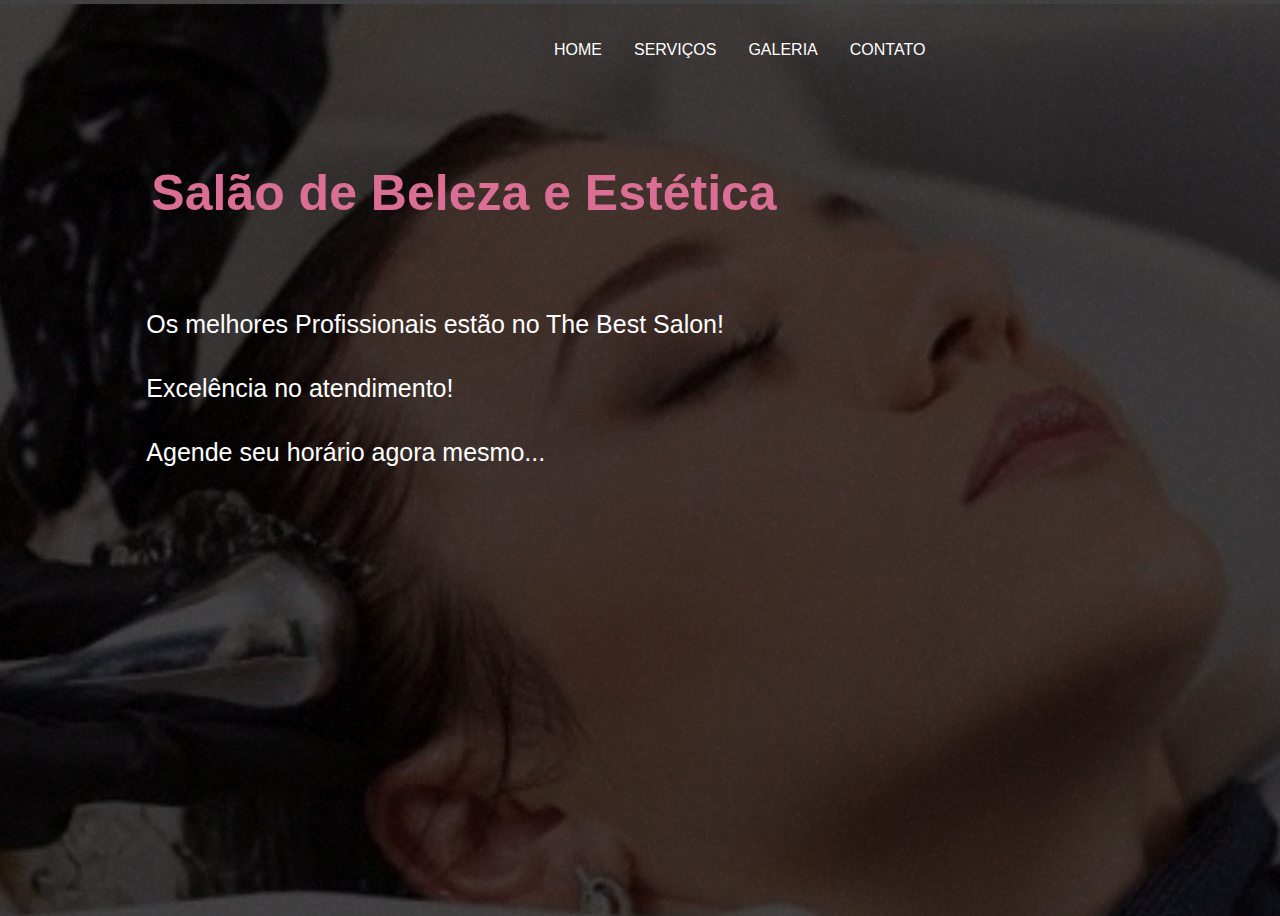
<file: Salão de Beleza/index.html>
<!DOCTYPE html>
<html lang="pt-br">
<head>
    <meta charset="UTF-8">
    <title>Salão de Beleza</title>
    <link rel="stylesheet" href="css/estilo.css">
</head>
<body>
        <nav id="menu">
            <ul>
              <li><a href="index.html">Home</a></li>
              <li><a href="servicos.html">Serviços</a></li>
              <li><a href="galeria.html">Galeria</a></li>
              <li><a href="contato.html">Contato</a></li>
            </ul>
          </nav>    
          <br><br><br><br>
          
          <h1>Salão de Beleza e Estética</h1>
          <p class="pri">Os melhores Profissionais estão no The Best Salon!</p>
          <p class="seg">Excelência no atendimento!</p>
          <p class="ter">Agende seu horário agora mesmo...</p>
          <br><br><br><br>
</body>
</html>
</file>
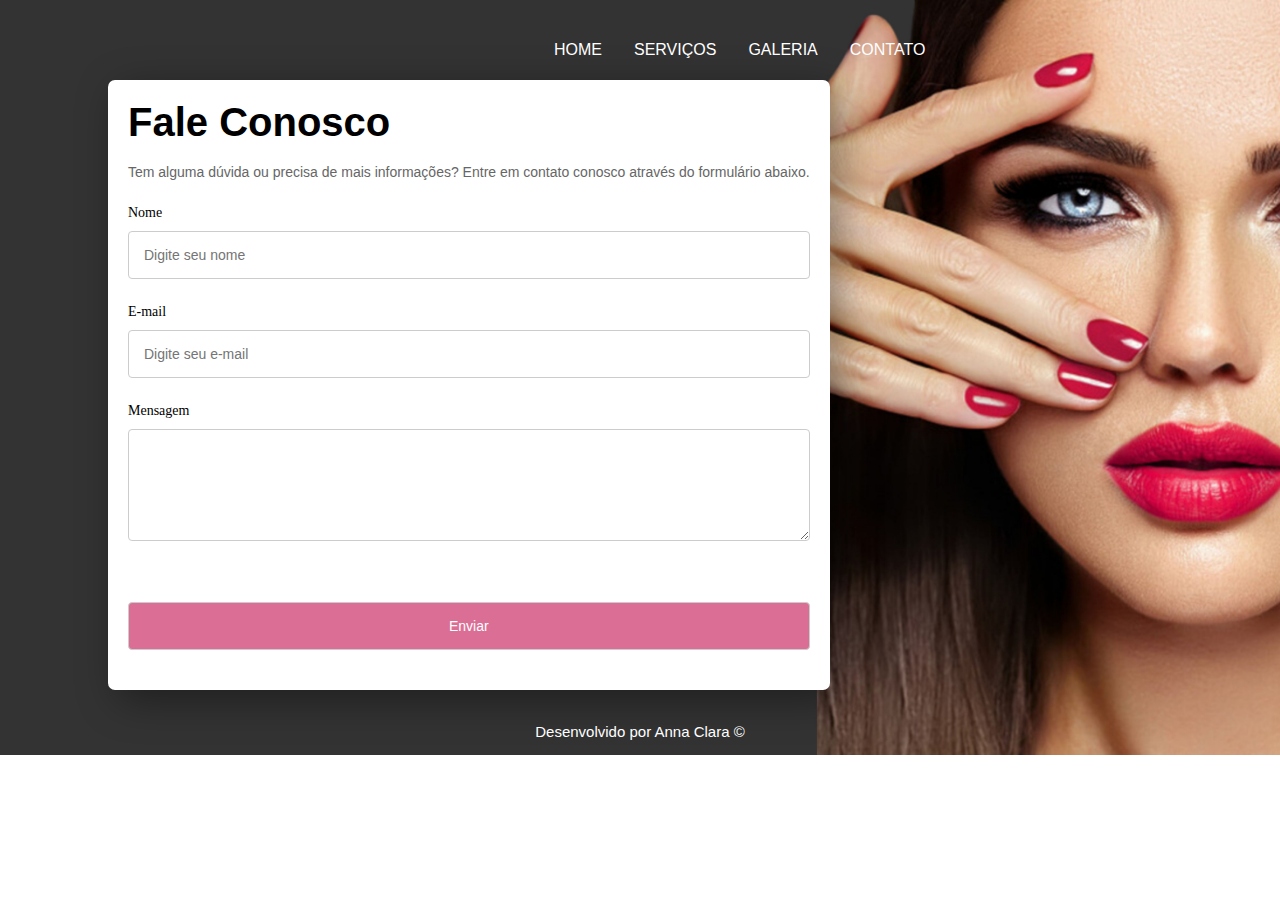
<file: Salão de Beleza/contato.html>
<!DOCTYPE html>
<html lang="en">
<head>
    <meta charset="UTF-8">
    <title>Contato</title>
    <link rel="stylesheet" href="css/contato.css">
</head>
<body>
    <nav id="menu">
        <ul>
          <li><a href="index.html">Home</a></li>
          <li><a href="servicos.html">Serviços</a></li>
          <li><a href="galeria.html">Galeria</a></li>
          <li><a href="contato.html">Contato</a></li>
        </ul>
      </nav>    
      <br><br><br><br>

          <div class="contato">
              <form method="POST" class="formLogin">
                  <h1>Fale Conosco</h1>
                  <p>Tem alguma dúvida ou precisa de mais informações? Entre em contato conosco através do formulário abaixo.</p>
                  <label for="nome">Nome</label><input type="text" id="nome" name="nnome" placeholder="Digite seu nome">
                  <label for="email">E-mail</label><input type="email" id="email" name="eemail" placeholder="Digite seu e-mail">
                  <label for="mensagem">Mensagem</label>
                  <textarea id="mensagem" name="mmensagem" rows="5"></textarea><br><br>
                  <input type="submit" value="Enviar" class="btn">
              </form>
          </div>
          <br>
          <p class="copy">Desenvolvido por Anna Clara &copy;</p>
</body>
</html>
</file>
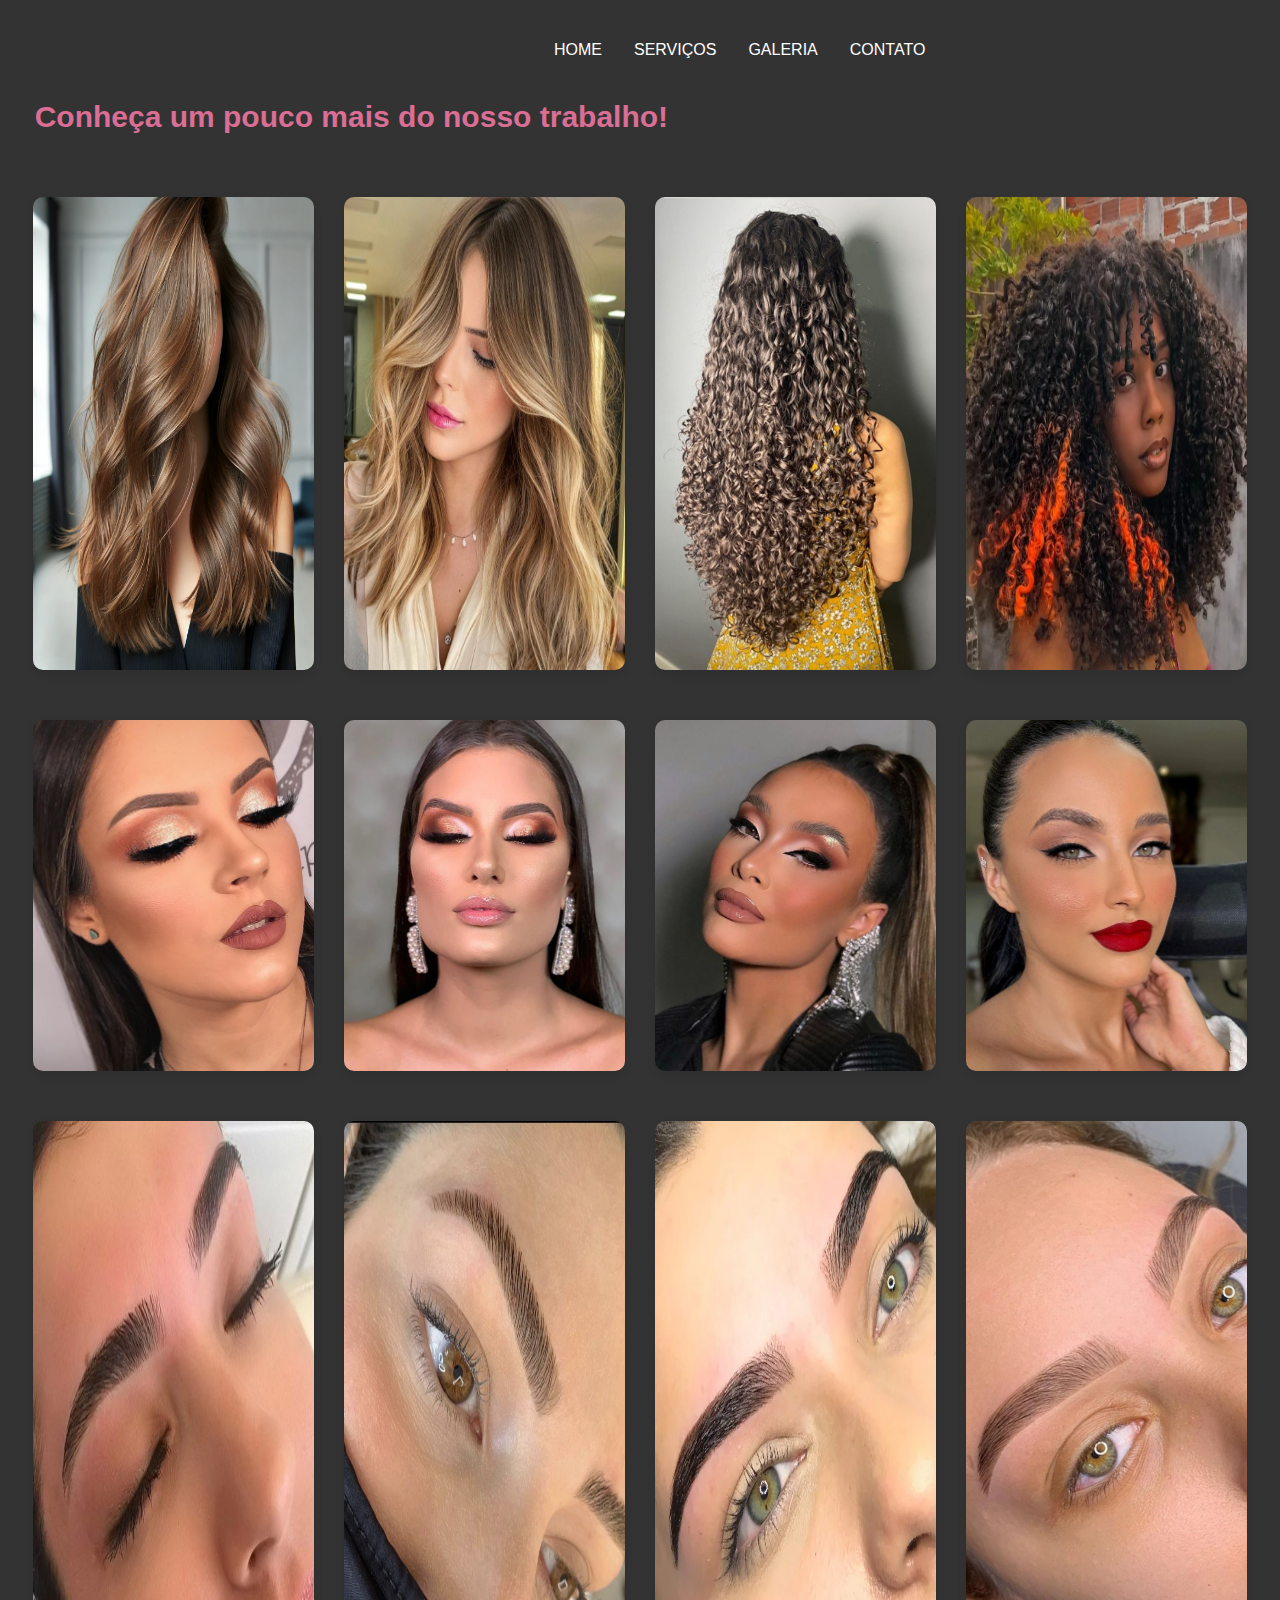
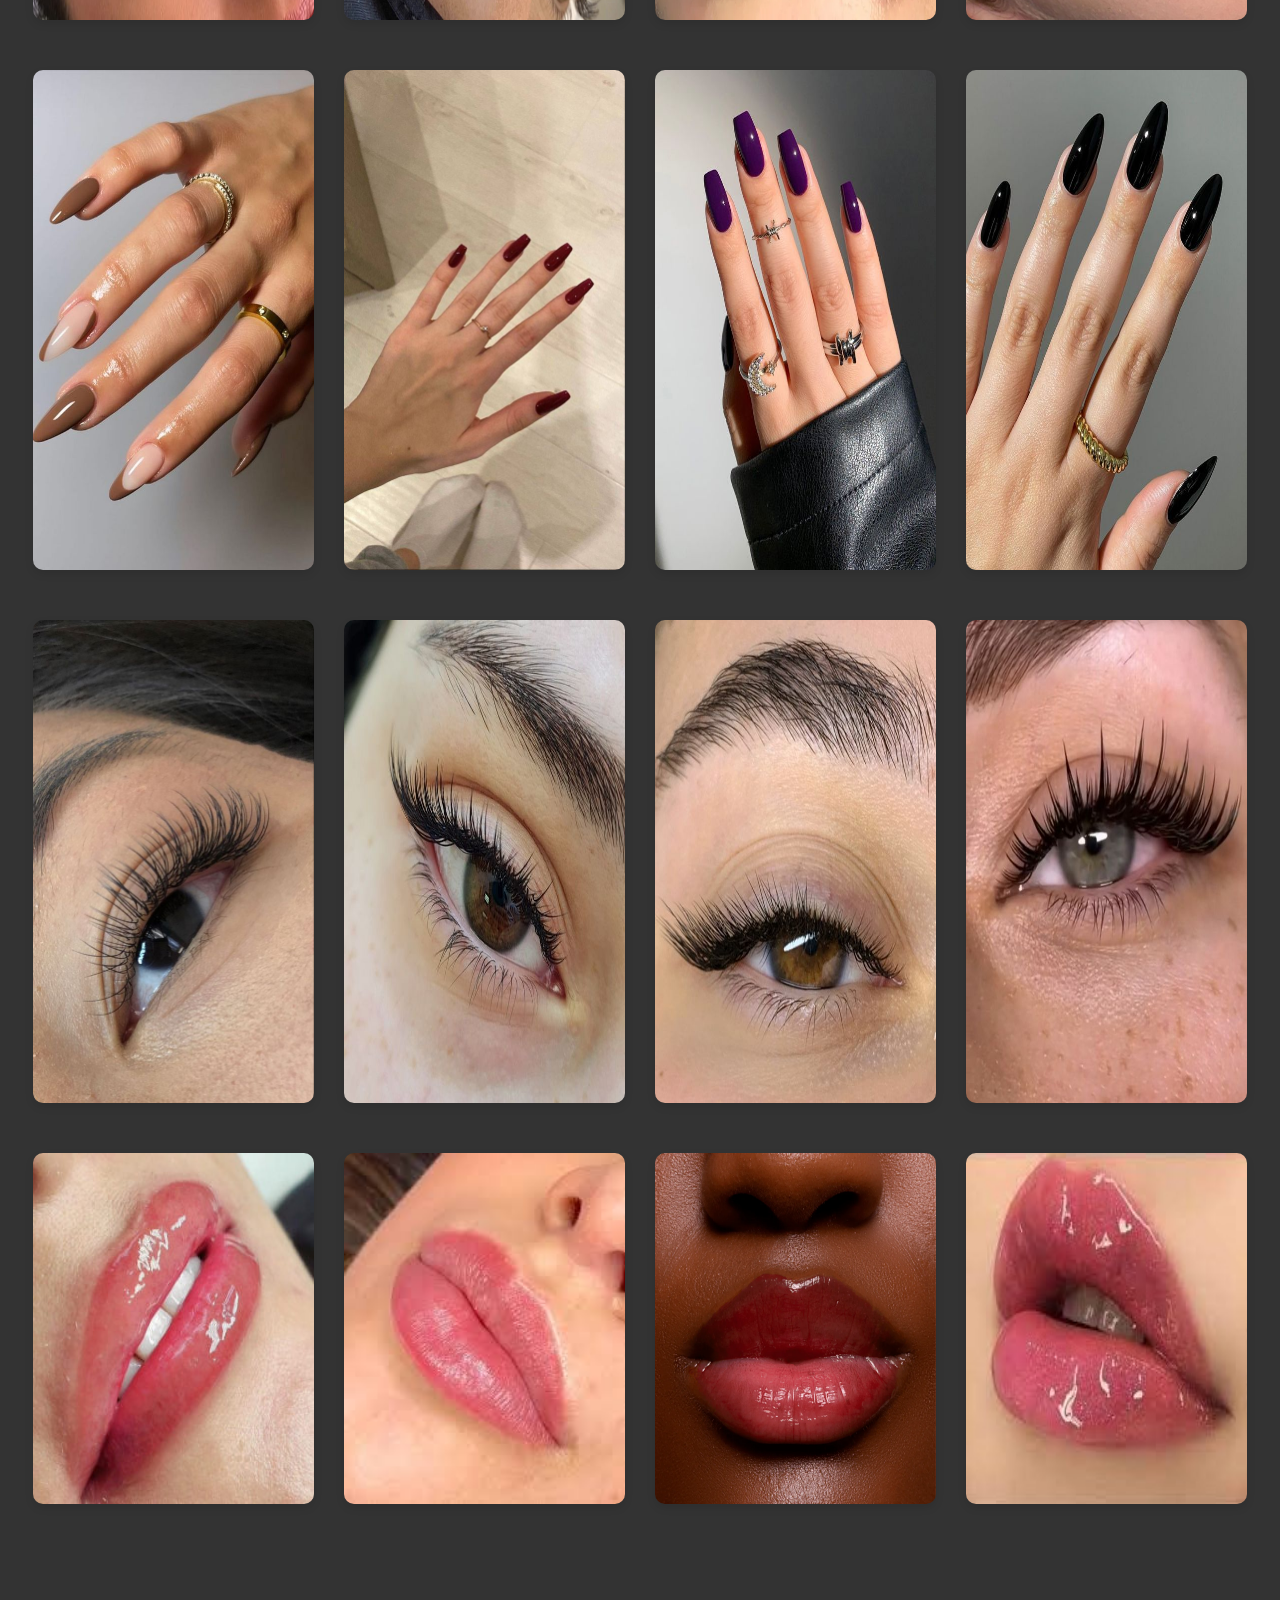
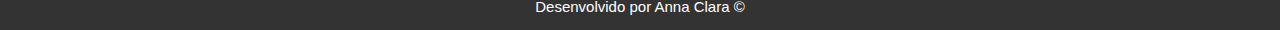
<file: Salão de Beleza/galeria.html>
<!DOCTYPE html>
<html lang="pt-br">
<head>
    <meta charset="UTF-8">
    <title>Salão de Beleza</title>
    <link rel="stylesheet" href="css/galeria.css">
</head>
<body>
        <nav id="menu">
            <ul>
              <li><a href="index.html">Home</a></li>
              <li><a href="servicos.html">Serviços</a></li>
              <li><a href="galeria.html">Galeria</a></li>
              <li><a href="contato.html">Contato</a></li>
            </ul>
          </nav>    
          <br><br><br><br>

    <h1>Conheça um pouco mais do nosso trabalho!</h1><br>
    
    <div class="gallery">
        <div class="gallery-item">
          <img src="imagens/cabelo-foto1.jpg">
        </div>
           <div class="gallery-item">
            <img src="imagens/cabelo-foto2.jpg">
          </div>
             <div class="gallery-item">
                <img src="imagens/cabelo-foto3.jpg">
              </div>
              <div class="gallery-item">
                  <img src="imagens/cabelo-foto4.jpg">
              </div>
          </div>

          <div class="gallery">
            <div class="gallery-item">
              <img src="imagens/maquiagem-foto1.jpg">
            </div>
               <div class="gallery-item">
                <img src="imagens/maquiagem-foto2.jpg">
              </div>
                 <div class="gallery-item">
                    <img src="imagens/maquiagem-foto3.jpg">
                  </div>
                  <div class="gallery-item">
                      <img src="imagens/maquiagem-foto4.jpg">
                  </div>
              </div>

              
          <div class="gallery">
            <div class="gallery-item">
              <img src="imagens/sobrancelha-foto1.jpg">
            </div>
               <div class="gallery-item">
                <img src="imagens/sobrancelha-foto2.jpg">
              </div>
                 <div class="gallery-item">
                    <img src="imagens/sobrancelha-foto3.jpg">
                  </div>
                  <div class="gallery-item">
                      <img src="imagens/sobrancelha-foto4.jpg">
                  </div>
              </div>

              <div class="gallery">
                <div class="gallery-item">
                  <img src="imagens/unha-foto1.jpg">
                </div>
                   <div class="gallery-item">
                    <img src="imagens/unha-foto2.jpg">
                  </div>
                     <div class="gallery-item">
                        <img src="imagens/unha-foto3.jpg">
                      </div>
                      <div class="gallery-item">
                          <img src="imagens/unha-foto4.jpg">
                      </div>
                  </div>

                  <div class="gallery">
                    <div class="gallery-item">
                      <img src="imagens/cilios-foto1.jpg">
                    </div>
                       <div class="gallery-item">
                        <img src="imagens/cilios-foto2.jpg">
                      </div>
                         <div class="gallery-item">
                            <img src="imagens/cilios-foto3.jpg">
                          </div>
                          <div class="gallery-item">
                              <img src="imagens/cilios-foto4.jpg">
                          </div>
                      </div>

                      <div class="gallery">
                        <div class="gallery-item">
                          <img src="imagens/labios-foto1.jpg">
                        </div>
                           <div class="gallery-item">
                            <img src="imagens/labios-foto2.jpg">
                          </div>
                             <div class="gallery-item">
                                <img src="imagens/labios-foto3.jpg">
                              </div>
                              <div class="gallery-item">
                                  <img src="imagens/labios-foto4.jpg">
                              </div>
                          </div>

        <br><br><br>
            <p class="copy">Desenvolvido por Anna Clara &copy;</p>
    </body>
</html>
</file>
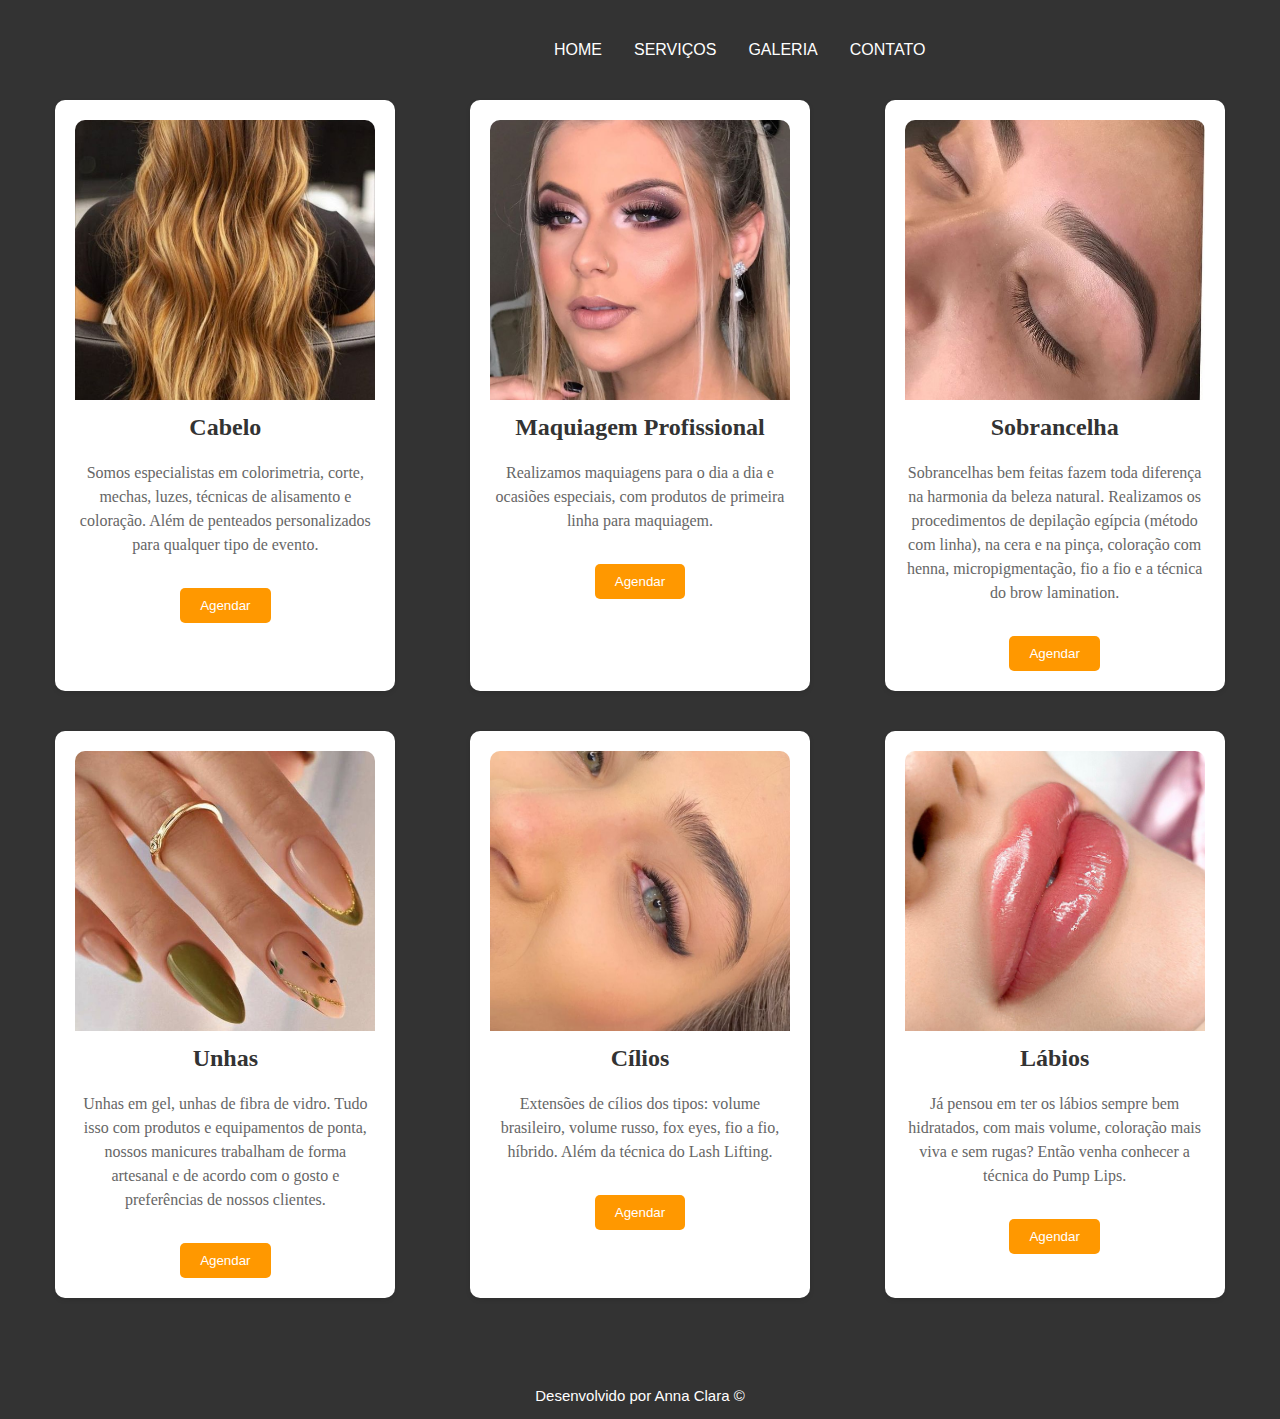
<file: Salão de Beleza/servicos.html>
<!DOCTYPE html>
<html lang="pt-br">
<head>
    <meta charset="UTF-8">
    <title>Serviços</title>
    <link rel="stylesheet" href="css/servicos.css">
</head>
<body>
        <nav id="menu">
            <ul>
              <li><a href="index.html">Home</a></li>
              <li><a href="servicos.html">Serviços</a></li>
              <li><a href="galeria.html">Galeria</a></li>
              <li><a href="contato.html">Contato</a></li>
            </ul>
          </nav>    
          <br><br><br><br>
           

          <div class="container ">
            <div class="card">
                <img src="imagens/cabelo.jpg">
                <h2>Cabelo</h2>
                <p>Somos especialistas em colorimetria, corte, mechas, luzes, 
                técnicas de alisamento e coloração. Além de penteados personalizados para qualquer tipo de 
                evento.</p>
                <button class="button">Agendar</button>
            </div>
    
             <div class="card">
                <img src="imagens/maquiagem-profissional.jpg">
                <h2>Maquiagem Profissional</h2>
                <p>Realizamos maquiagens para o dia a dia e ocasiões especiais, com  produtos de primeira linha para 
                maquiagem.</p>
                <button class="button">Agendar</button>
            </div>
    
            <div class="card">
                <img src="imagens/sobrancelha.jpg">
                <h2>Sobrancelha</h2>
                <p>Sobrancelhas bem feitas fazem toda diferença na harmonia da beleza natural. Realizamos os 
                procedimentos de depilação egípcia (método com linha), na cera e na pinça, coloração com henna, 
                micropigmentação, fio a fio e a técnica do  brow lamination.</p>
                <button class="button">Agendar</button>
            </div>
        </div>

        <div class="container ">
            <div class="card">
                <img src="imagens/unha.jpg">
                <h2>Unhas</h2>
                <p>Unhas em gel, unhas de fibra de vidro. Tudo isso com produtos e 
                equipamentos de ponta, nossos manicures trabalham de forma artesanal e de acordo com o gosto e 
                preferências de nossos clientes.</p>
                <button class="button">Agendar</button>
            </div>
            <div class="card">
                <img src="imagens/cilios.jpg">
                <h2>Cílios</h2>
                <p>Extensões de cílios dos tipos: volume brasileiro, volume russo, fox eyes, fio a fio, híbrido.  
                Além da técnica do Lash Lifting.</p>
                <button class="button">Agendar</button>
            </div>
            <div class="card">
                <img src="imagens/labios.jpg">
                <h2>Lábios</h2>
                <p>Já pensou em ter os lábios sempre bem hidratados, com mais volume, coloração mais viva e
                 sem rugas? Então venha conhecer a técnica do Pump Lips. </p>
                <button class="button">Agendar</button>
            </div>
         </div>

         <br><br><br>
         <p class="copy">Desenvolvido por Anna Clara &copy;</p>
</body>
</html>
</file>
<file: Salão de Beleza/css/estilo.css>
@charset "UTF-8";

body{
    background-image: url("../imagens/Fundo.jpg");
    background-size: cover;
    background-position: center;
    background-repeat: no-repeat;
    width: 100%;
    height: 100vh;
}

#menu{
    display: block;

}

#menu ul{
    list-style: none;
    text-transform: uppercase;
    position: absolute;
    top: 25px;
    left: 500px;
    
}

#menu li{
    display: inline;
    padding: 10px;
    margin: 4px;
}

a{
    text-decoration: none;
    color: #ffffff;
    font-family: 'Inter', sans-serif;
}
h1{
    font-family: 'Inter', sans-serif;
    font-size: 50px;
    color: #db6e94;
    text-align: left;
    padding: 50px;
    text-indent: 70pt;
}
.pri {
    font-family: 'Inter', sans-serif;
    font-size: 25px;
    color: #ffffff;
    text-align: left;
    padding: 5px;
    text-indent: 100pt; 
}
.seg {
    font-family: 'Inter', sans-serif;
    font-size: 25px;
    color: #ffffff;
    text-align: left;
    padding: 5px;
    text-indent: 100pt; 
}
.ter {
    font-family: 'Inter', sans-serif;
    font-size: 25px;
    color: #ffffff;
    text-align: left;
    padding: 5px;
    text-indent: 100pt; 
}
</file>
<file: Salão de Beleza/css/contato.css>
@charset "UTF-8";

body {
    background-image: url("../imagens/Fundo\ -\ contato.jpg");
    background-repeat: no-repeat;
    background-size: cover;
    
}

#menu{
    display: block;

}

#menu ul{
    list-style: none;
    text-transform: uppercase;
    position: absolute;
    top: 25px;
    left: 500px;
    
}

#menu li{
    display: inline;
    padding: 10px;
    margin: 4px;
}

a{
    text-decoration: none;
    color: #ffffff;
    font-family: 'Inter', sans-serif;
}

.contato {
    display: flex;
    flex-direction: column;
    align-items: flex-start;
    align-content: center;
    justify-content: center;
    width: 100%;
    height: 100%;
   
}

.formLogin {
    display: flex;
    flex-direction: column;
    background-color: #fff;
    border-radius: 7px;
    padding: 20px;
    box-shadow: 10px 10px 40px rgba(0, 0, 0, 0.4);
    gap: 5px;
    margin-left: 100px;
    
}


.formLogin h1 {
    padding: 0;
    margin: 0;
    font-weight: 500px;
    font-size: 40px;
    font-family: 'Inter', sans-serif;
}

.formLogin p {
    display: inline-block;
    font-size: 14px;
    color: #666;
    margin-bottom: 20px;
    font-family: 'Inter', sans-serif;
}

.formLogin input {
    padding: 15px;
    font-size: 14px;
    border: 1px solid #ccc;
    margin-bottom: 20px;
    margin-top: 5px;
    border-radius: 4px;
    outline: none;
}


.formLogin input:focus {
    border: 1px solid  #db6e94;
}

.formLogin label {
    font-size: 14px;
    font-weight: 400px;
}

.btn {
    background-color:  #db6e94;
    color: #fff;
    font-size: 14px;
    font-weight: 600px;
    border: none;
    transition:160ms;
    cursor: pointer;
    margin: 0;

}

.btn:hover {
    transform: scale(1.05);
    background-color: #ff0676;

}
#mensagem{
    padding: 15px;
    font-size: 14px;
    border: 1px solid #ccc;
    margin-bottom: 10px;
    margin-top: 5px;
    border-radius: 4px;
    outline: none;
}
#mensagem:focus {
    border: 1px solid #f72585;
}
.copy{
    font-family: 'Inter', sans-serif;
    text-align: center;
    font-size: 15px;
    color: #ffffff;
}
</file>
<file: Salão de Beleza/css/galeria.css>
@charset "UTF-8";

body {
    background-color: #333;
    
}
        
h1 {
    margin-bottom: 20px;
}
#menu{
    display: block;

}

#menu ul{
    list-style: none;
    text-transform: uppercase;
    position: absolute;
    top: 25px;
    left: 500px;
    
}

#menu li{
    display: inline;
    padding: 10px;
    margin: 4px;
}

a{
    text-decoration: none;
    color: #ffffff;
    font-family: 'Inter', sans-serif;
}
.gallery {
    display: flex;
    justify-content: space-around;
    padding: 10px;
}
        
.gallery-item {
    width: calc(25% - 30px);
    margin: 15px;
    overflow: hidden;
    border-radius: 10px;
    box-shadow: 0 4px 8px rgba(0, 0, 0, 0.1);
}
        
.gallery-item img {
    width: 100%;
    height: 100%;
    display: block;
    transition: transform 0.3s ease;
}
        
.gallery-item:hover img {
    transform: scale(1.1);
}
h1{
    font-family: 'Inter', sans-serif;
    text-align: left;
    text-indent: 20pt;
    font-size: 30px;
    color: #db6e94;
}
.copy{
    font-family: 'Inter', sans-serif;
    text-align: center;
    font-size: 15px;
    color: #ffffff;
}
</file>
<file: Salão de Beleza/css/servicos.css>
@charset "UTF-8";

body{
    background-color: #333;
}
#menu{
    display: block;

}

#menu ul{
    list-style: none;
    text-transform: uppercase;
    position: absolute;
    top: 25px;
    left: 500px;
    
}

#menu li{
    display: inline;
    padding: 10px;
    margin: 4px;
}

a{
    text-decoration: none;
    color: #ffffff;
    font-family: 'Inter', sans-serif;
}


.container {
    display: flex;
    justify-content: space-around;
    padding: 10px;
}

.card {
    background-color: #fff;
    border-radius: 10px;
    box-shadow: 0 2px 5px rgba(0, 0, 0, 0.1);
    padding: 20px;
    margin: 10px;
    width: 300px;
    text-align: center;
}
.card:hover{
    transform: scale(1.05);
}

.card img {
    width: 100%;
    height: 280px;
    object-fit: cover;
    border-radius: 10px 10px 0 0;
}

.card h2 {
    margin-top: 10px;
    font-size: 1.5rem;
    color: #333;
}

.card p {
    margin-top: 10px;
    line-height: 1.5;
    color: #666;
}

.button {
    background-color: #ff9800;
    color: #fff;
    border: none;
    padding: 10px 20px;
    border-radius: 5px;
    margin-top: 15px;
    cursor: pointer;
    transition: background-color 0.3s ease;
}

.button:hover {
    background-color: #ff7f00;
}
.copy{
    font-family: 'Inter', sans-serif;
    text-align: center;
    font-size: 15px;
    color: #ffffff;
}
</file>
